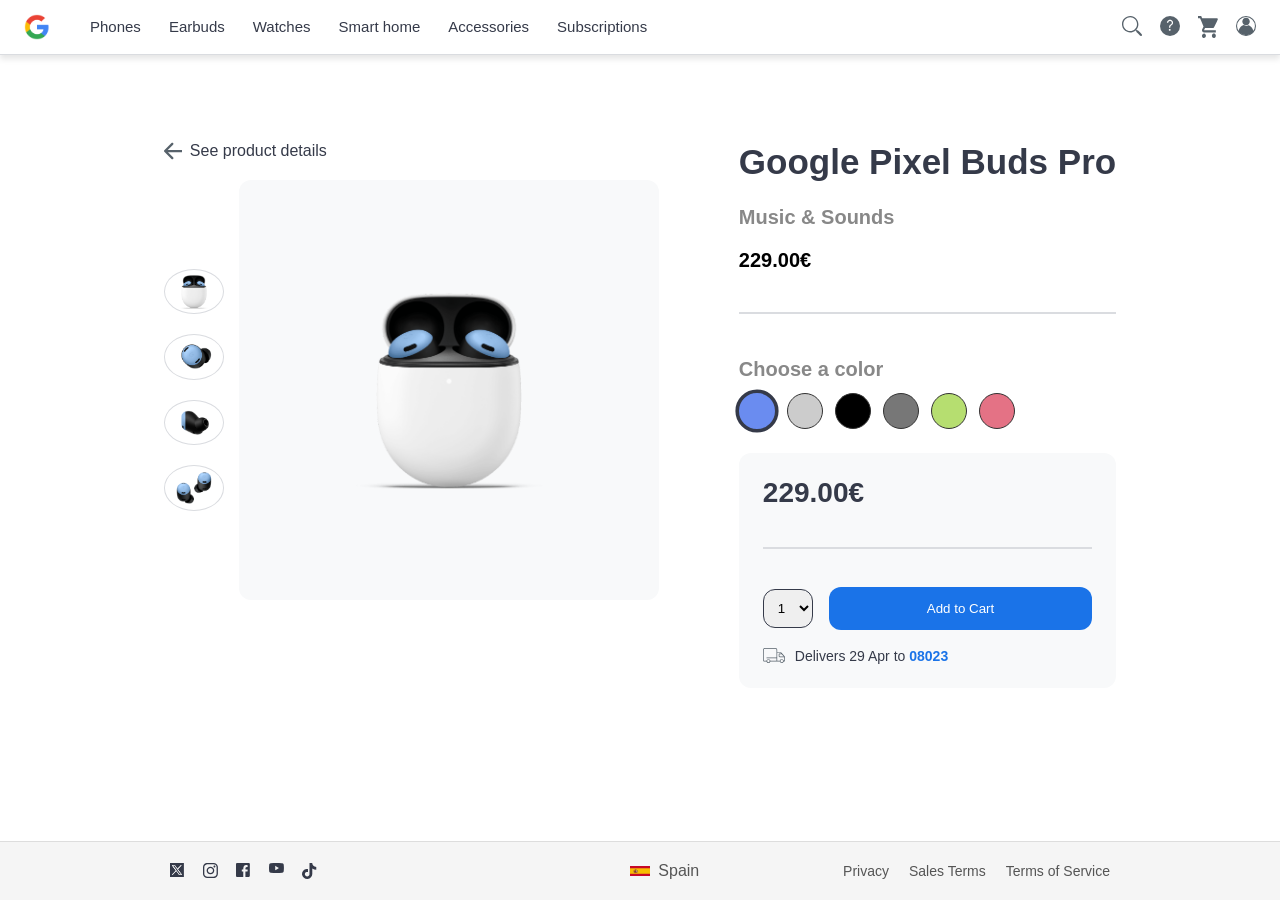
<file: index.html>
<!DOCTYPE html>
<html lang="en">

<head>
    <meta name="viewport" content="width=device-width, initial-scale=1.0">
    <meta charset="UTF-8">
    <title>Google Store</title>
    <link rel="stylesheet" href="styles/style.css">
</head>

<body>

    <header>
        <nav>

            <img src="assets/images/google-logo.png" alt="Google Store Logo">

            <ul class="menu">
                <li>
                    <a href="products.html" class="active">Phones</a>
                </li>
                <li>
                    <a href="products.html" class="active">Earbuds</a>
                </li>
                <li>
                    <a href="views/smartwatch.html" class="active">Watches</a>
                </li>
                <li>
                    <a href="products.html" class="active">Smart home</a>
                </li>
                <li>
                    <a href="products.html" class="active">Accessories</a>
                </li>
                <li>
                    <a href="products.html" class="active">Subscriptions</a>
                </li>
            </ul>


            <ul class="icons">
                <li>
                    <img src="assets/images/icons/Search.svg" alt="Search">
                </li>
                <li>
                    <img src="assets/images/icons/Help.svg" alt="Help">
                </li>
                <li>
                    <img src="assets/images/icons/Cart.svg" alt="Cart">
                </li>
                <li>
                    <img src="assets/images/icons/Avatar.svg" alt="Avatar">

                </li>
            </ul>
        </nav>
    </header>


    <main>
        <section class="gallery">

            <div class="arrow">
                <a href="#" class="back-link">
                    <img src="assets/images/icons/Arrow.svg" alt="Back">
                </a>
                <p>See product details</p>
            </div>

            <div class="product-gallery">

                <div class="thumbnails">
                    <img src="assets/images/earbuds/earbuds_01.png" data-image="assets/images/earbuds/earbuds_01.png"
                        alt="earbuds">
                    <img src="assets/images/earbuds/earbuds_02.png" data-image="assets/images/earbuds/earbuds_02.png"
                        alt="earbuds">
                    <img src="assets/images/earbuds/earbuds_03.png" data-image="assets/images/earbuds/earbuds_03.png"
                        alt="earbuds">
                    <img src="assets/images/earbuds/earbuds_04.png" data-image="assets/images/earbuds/earbuds_04.png"
                        alt="earbuds">
                </div>

                <div class="main-image">
                    <img id="main-product-image" src="assets/images/earbuds/earbuds_01.png" alt="Google"
                        class="con-borde">
                </div>

            </div>
        </section>


        <section class="product-info">

            <h1>Google Pixel Buds Pro</h1>
            <h2>Music & Sounds</h2>
            <p class="price">229.00€</p>


            <hr>

            <div class="colors">

                <h2>Choose a color</h2>

                <div class="color-list">

                    <label class="color-option">
                        <input type="radio" name="color" value="blue" checked>
                        <span class="color blue"></span>
                    </label>

                    <label class="color-option">
                        <input type="radio" name="color" value="gray">
                        <span class="color lightgray"></span>
                    </label>

                    <label class="color-option">
                        <input type="radio" name="color" value="black">
                        <span class="color black"></span>
                    </label>

                    <label class="color-option">
                        <input type="radio" name="color" value="gray">
                        <span class="color gray"></span>
                    </label>

                    <label class="color-option">
                        <input type="radio" name="color" value="green">
                        <span class="color green"></span>
                    </label>

                    <label class="color-option">
                        <input type="radio" name="color" value="pink">
                        <span class="color pink"></span>
                    </label>
                </div>

            </div>


            <div class="purchase">

                <p class="price-big">229.00€</p>

                <hr>

                <div class="purchase-controls">

                    <select class="quantity">
                        <option>1</option>
                        <option>2</option>
                        <option>3</option>
                        <option>4</option>
                    </select>

                    <button>Add to Cart</button>
                </div>


                <div class="delivery">
                    <img src="assets/images/icons/Delivery.svg" alt="Delivery">
                    <p>Delivers 29 Apr to <strong>08023</strong></p>
                </div>

            </div>
        </section>

    </main>


    <footer>
        <div class="footer-container">

            <ul class="social">
                <li>
                    <a href="#"><img src="assets/images/icons/SM-x.svg" alt="X"></a>
                </li>
                <li>
                    <a href="#"><img src="assets/images/icons/SM-instagram.svg" alt="instagram"></a>
                </li>
                <li>
                    <a href="#"><img src="assets/images/icons/SM-facebook.svg" alt="facebook"></a>
                </li>
                <li>
                    <a href="#"><img src="assets/images/icons/SM-youtube.svg" alt="youtube"></a>
                </li>
                <li>
                    <a href="#"><img src="assets/images/icons/SM-tiktok.svg" alt="tiktok"></a>
                </li>
            </ul>

            <div class="country">
                <img src="assets/images/icons/Spain.svg" alt="Spain">
                <p>Spain</p>
            </div>

            <div class="legal">
                <a href="#">Privacy</a>
                <a href="#">Sales Terms</a>
                <a href="#">Terms of Service</a>
            </div>
        </div>
    </footer>

    <script src="scripts/ui.js"></script>
    <script src="scripts/script.js"></script>
</body>

</html>
</file>
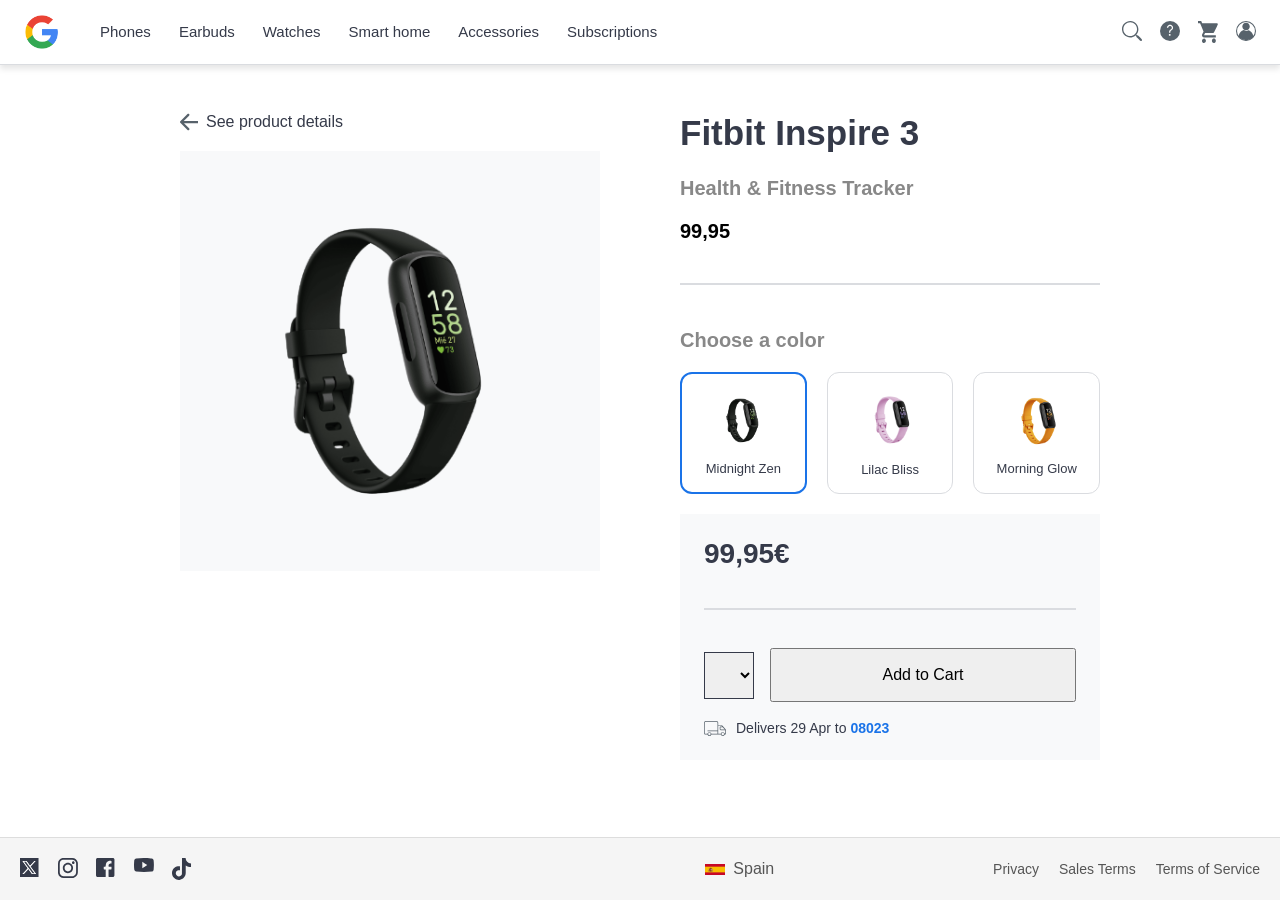
<file: smartwatch.html>
<!DOCTYPE html>
<html lang="en">

<head>
    <meta name="viewport" content="width=device-width, initial-scale=1.0">
    <meta charset="UTF-8">
    <title>Google Store</title>
    <link rel="stylesheet" href="./smartwatch.css">
</head>

<body>
        <header>
            <nav>
                
                <img src="./images/google-logo.png" alt="Google Store Logo">
                
                            <ul class="menu">
                                <li>
                                    <a href="./products.html" class="active">Phones</a>
                                </li>
                                <li>
                                    <a href="./index.html" class="active">Earbuds</a>
                                </li>
                                <li>
                                    <a href="./products.html" class="active">Watches</a>
                                </li>
                                <li>
                                    <a href="./products.html" class="active">Smart home</a>
                                </li>
                                <li>
                                    <a href="./products.html" class="active">Accessories</a>
                                </li>
                                <li>
                                    <a href="./products.html" class="active">Subscriptions</a>
                                </li>
                            </ul>
                        
                        
                            <ul class="icons">
                                <li>
                                    <img src="./images/icons/Search.svg" alt="Search">
                                </li>    
                                <li>
                                    <img src="./images/icons/Help.svg" alt="Help">
                                </li>    
                                <li>
                                    <img src="./images/icons/Cart.svg" alt="Cart">
                                </li>    
                                <li>
                                    <img src="./images/icons/Avatar.svg" alt="Avatar">

                                </li>    
                            </ul>
            </nav>
        </header>


    <main>
        <section class="gallery">

            <div class="arrow">
                <a href="./index.html" class="back-link">
                    <img src="./images/icons/Arrow.svg" alt="Back">
                </a>
                <p>See product details</p>
            </div>

            <!-- <div class="product-gallery"> 

                <div class="thumbnails">
                    <img src="./images/smartwatch/smartwatch_black.png" alt="smartwatch">
                    <img src="./images/smartwatch/smartwatch_pink.png" alt="smartwatch">
                    <img src="./images/smartwatch/smartwatch_yellow.png" alt="smartwatch">
                </div> -->

                <div class="main-image">
                    <img src="./images/smartwatch/smartwatch_black.png" class="con-borde">
                </div>

        </section>


        <section class="product-info">
        
                <h1>Fitbit Inspire 3</h1>
                <h2>Health & Fitness Tracker</h2>
                <p class="price">99,95</p>
           

            <hr>

            <div class="colors">

                <h2>Choose a color</h2>

                <div class="color-list">

                <label class="color-card">
                    <input type="radio" name="color" checked>
                    <img src="./images/smartwatch/smartwatch_black.png">
                    <span>Midnight Zen</span>
                </label>

                <label class="color-card">
                    <input type="radio" name="color">
                    <img src="./images/smartwatch/smartwatch_pink.png">
                    <span>Lilac Bliss</span>
                </label>

                <label class="color-card">
                    <input type="radio" name="color">
                    <img src="./images/smartwatch/smartwatch_yellow.png">
                    <span>Morning Glow</span>
                </label>

            </div>
        </div>
             
            
            <div class="purchase">

            <p class="price-big">99,95€</p>

            <hr>

            <div class="purchase-controls">

                <select class="quantity">
                    <option>1</option>
                    <option>2</option>
                    <option>3</option>
                </select>

                <button>Add to Cart</button>
            </div>

          
   <div class="delivery">
          <img src="./images/icons/Delivery.svg">
          <p>Delivers 29 Apr to <strong>08023</strong></p>
   </div>  

  </div>
</section>

</main>


    <footer>
        <div class="footer-container">

            <ul class="social">
                <li>
                    <a href="#"><img src="./images/icons/SM-x.svg" alt="X"></a>
                </li>
                <li>
                    <a href="#"><img src="./images/icons/SM-instagram.svg" alt="instagram"></a>
                </li>
                <li>
                    <a href="#"><img src="./images/icons/SM-facebook.svg" alt="facebook"></a>
                </li>
                <li>
                    <a href="#"><img src="./images/icons/SM-youtube.svg" alt="youtube"></a>
                </li>
                <li>
                    <a href="#"><img src="./images/icons/SM-tiktok.svg" alt="tiktok"></a>
                </li>
            </ul>

            <div class="country">
                <img src="./images/icons/Spain.svg" alt="Spain">
                <p>Spain</p>
            </div>

            <div class="legal">
                <a href="#">Privacy</a>
                <a href="#">Sales Terms</a>
                <a href="#">Terms of Service</a>
            </div>
        </div>
    </footer>


</body>

</html>
</file>
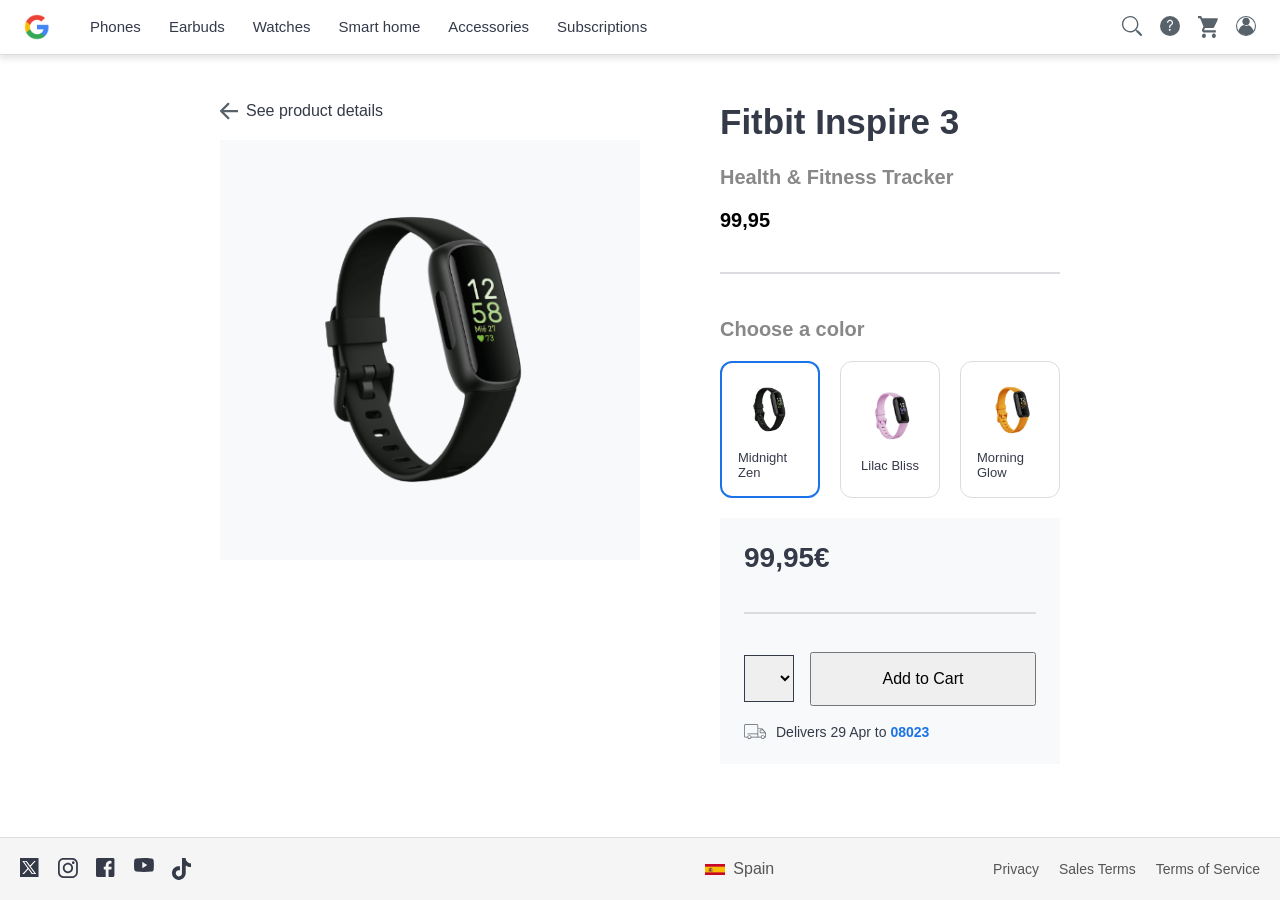
<file: views/smartwatch.html>
<!DOCTYPE html>
<html lang="en">

<head>
    <meta name="viewport" content="width=device-width, initial-scale=1.0">
    <meta charset="UTF-8">
    <title>Google Store</title>
    <link rel="stylesheet" href="../styles/smartwatch.css">
</head>

<body>
        <header>
            <nav>
                
                <img src="../assets/images/google-logo.png" alt="Google Store Logo">
                
                            <ul class="menu">
                                <li>
                                    <a href="./products.html" class="active">Phones</a>
                                </li>
                                <li>
                                    <a href="../index.html" class="active">Earbuds</a>
                                </li>
                                <li>
                                    <a href="./products.html" class="active">Watches</a>
                                </li>
                                <li>
                                    <a href="./products.html" class="active">Smart home</a>
                                </li>
                                <li>
                                    <a href="./products.html" class="active">Accessories</a>
                                </li>
                                <li>
                                    <a href="./products.html" class="active">Subscriptions</a>
                                </li>
                            </ul>
                        
                        
                            <ul class="icons">
                                <li>
                                    <img src="../assets/images/icons/Search.svg" alt="Search">
                                </li>    
                                <li>
                                    <img src="../assets/images/icons/Help.svg" alt="Help">
                                </li>    
                                <li>
                                    <img src="../assets/images/icons/Cart.svg" alt="Cart">
                                </li>    
                                <li>
                                    <img src="../assets/images/icons/Avatar.svg" alt="Avatar">

                                </li>    
                            </ul>
            </nav>
        </header>


    <main>
        <section class="gallery">

            <div class="arrow">
                <a href="../index.html" class="back-link">
                    <img src="../assets/images/icons/Arrow.svg" alt="Back">
                </a>
                <p>See product details</p>
            </div>


                <div class="main-image">
                    <img src="../assets/images/smartwatch/smartwatch_black.png" class="con-borde">
                </div>

        </section>


        <section class="product-info">
        
                <h1>Fitbit Inspire 3</h1>
                <h2>Health & Fitness Tracker</h2>
                <p class="price">99,95</p>
           

            <hr>

            <div class="colors">

                <h2>Choose a color</h2>

                <div class="color-list">

                <label class="color-card">
                    <input type="radio" name="color" checked>
                    <img src="../assets/images/smartwatch/smartwatch_black.png">
                    <span>Midnight Zen</span>
                </label>

                <label class="color-card">
                    <input type="radio" name="color">
                    <img src="../assets/images/smartwatch/smartwatch_pink.png">
                    <span>Lilac Bliss</span>
                </label>

                <label class="color-card">
                    <input type="radio" name="color">
                    <img src="../assets/images/smartwatch/smartwatch_yellow.png">
                    <span>Morning Glow</span>
                </label>

            </div>
        </div>
             
            
            <div class="purchase">

            <p class="price-big">99,95€</p>

            <hr>

            <div class="purchase-controls">

                <select class="quantity">
                    <option>1</option>
                    <option>2</option>
                    <option>3</option>
                </select>

                <button>Add to Cart</button>
            </div>

          
   <div class="delivery">
          <img src="../assets/images/icons/Delivery.svg">
          <p>Delivers 29 Apr to <strong>08023</strong></p>
   </div>  

  </div>
</section>

</main>


    <footer>
        <div class="footer-container">

            <ul class="social">
                <li>
                    <a href="#"><img src="../assets/images/icons/SM-x.svg" alt="X"></a>
                </li>
                <li>
                    <a href="#"><img src="../assets/images/icons/SM-instagram.svg" alt="instagram"></a>
                </li>
                <li>
                    <a href="#"><img src="../assets/images/icons/SM-facebook.svg" alt="facebook"></a>
                </li>
                <li>
                    <a href="#"><img src="../assets/images/icons/SM-youtube.svg" alt="youtube"></a>
                </li>
                <li>
                    <a href="#"><img src="../assets/images/icons/SM-tiktok.svg" alt="tiktok"></a>
                </li>
            </ul>

            <div class="country">
                <img src="../assets/images/icons/Spain.svg" alt="Spain">
                <p>Spain</p>
            </div>

            <div class="legal">
                <a href="#">Privacy</a>
                <a href="#">Sales Terms</a>
                <a href="#">Terms of Service</a>
            </div>
        </div>
    </footer>
<script src="../scripts/script.js"></script>

</body>

</html>
</file>
<file: styles/style.css>
/*RESET*/

 *{
  margin:0;
  padding:0;
  box-sizing:border-box;
}


:root{
--white:#FFFFFF;
--gray-light:#F8F9FA;/*gris claro*/
--text-dark:#353A49;
--primary:#1A73E8;/*azul claro*/

--border-radius:12px;

--font-main:'Inter', sans-serif;

--border-color:#dadce0;
--footer-bg:#f5f5f5;
}

body{
  font-family: var(--font-main);
  display: flex;
  flex-direction: column;
  min-height: 100vh;
}

img{
    max-width: 100%;
    display: block;
}

 
header{
    border-bottom: 1px solid var(--border-color);
    box-shadow: 0 4px 6px rgba(0, 0, 0, 0.1);
}


nav{
    display: flex;
    align-items: center;
    justify-content: space-between;
    padding: 12px 20px;
}

nav img{
    width: 26px;
}


.menu {
    display: none;
    list-style: none;
} 

.menu a{
    text-decoration: none;
    color: var(--text-dark);
    font-size: 15px;
    transition: color 0.2s ease;
}

.menu a:hover{
    color: var(--primary);
}

.icons{
    display: flex;
    list-style: none;
    gap: 18px;
}

.icons img{
    width: 20px;
}

main{
    display: flex;
    flex-direction: column;
    gap: 30px;
    padding: 20px;
}

.arrow{
    display: flex;
    align-items: center;
    gap: 8px;
    margin-bottom: 20px;
}

.arrow img{
    width: 18px;
}

.arrow p{
    color: var(--text-dark);
}

.product-gallery{
    display: flex;
    gap: 15px;
    
}

.thumbnails{
    display: none;
}
  
.thumbnails img{
    width: 60px;
    border-radius: 50%;
    border: 1px solid var(--text-dark);
}

.thumbnails img:hover{
    border-color: var(--text-dark);
    cusor: pointer;
}

.thumbnails img.active{
    border: 2px solid var(--primary);
    border-radius: 50%;
}


.main-image{
  background-color: var(--gray-light);
  border-radius: var(--border-radius);
  height: 280px;

  display: flex;
  justify-content: center;
  align-items: center;
}

.main-image img {
 width: 80%;
 height: 280px;
  object-fit: contain;
}


/*PRODUCT INFO*/
 
 .product-info{
    display: flex;
    flex-direction: column;
    gap: 20px;
 }

.product-info h1{
    font-size: 35px;
    font-weight: bold;
    color: var(--text-dark);
}

 .product-info h2{
    color: #888;
    font-size:20px;
    margin-top: 4px;
 }
 
.price{
    font-size: 20px;
    font-weight: 600; 
} 

 

hr {
    border: none;
    border-top: solid 2px var(--border-color);
    margin: 20px 0;
}


.color-list{
    display: flex;
    gap: 12px;
    margin-top: 12px;
}


.color{
    display: inline-block;
    width: 36px;
    height: 36px;
    border-radius: 50%;
    border: 1px solid #333;
    cursor: pointer;
    transition: transform 0.2 ease, border 0.2s ease;
}

.blue{background:#6a8cf0;}
.lightgray{background:#ccc;}
.black{background:#000;}
.gray{background:#777;}
.green{background:#b6de70;}
.pink{background:#e47285;}

.color-option input{
    display: none;
}

.color-option input:checked + .color{
    border: 3px solid var(--text-dark);
    transform: scale(1.2);
}


.purchase{
    background: var(--gray-light);
    padding:24px;
    border-radius:var(--border-radius);
    display:flex;
    flex-direction:column;
    gap:18px;
}

.purchase-controls{
    display: flex;
    flex-direction: column;
    gap: 16px;
}

.price-big{
color: var(--text-dark);
font-size:28px;
font-weight:600;
}

.quantity{
    width: 100%;
    padding: 10px;
    border-radius: var(--border-radius);
    border: 1px solid var(--text-dark); 
}


button{
    background:var(--primary);
    color: white;

    border: none;
    padding: 14px;
    border-radius: var(--border-radius);
    cursor: pointer;
}


.delivery{
    display: flex;
    gap: 10px;
    align-items: center;
    font-size: 14px;
}

.delivery img{
    width: 22px;
}

.delivery p{
    color: var(--text-dark);
}

 
strong{
    color:var(--primary);
}     


footer{  
  margin-top:auto;
  border-top:1px solid #ddd;
  background:var(--footer-bg);
  padding: 20px;
}
.footer-container{
  display: flex;
  flex-direction: column;
  align-items: center;
  gap: 20px;

  margin-left: 150px;
}


.social{
  display:flex;
  list-style:none;
  gap:18px;
}

.social img{
  width: 15px;
}

.country{
  display: flex;
  align-items: center;
  gap: 8px;
  color: #555;
 
}
.country img{
  width: 20px;
}

.legal{
  display: flex;
  flex-direction: column;
  gap: 8px;
  margin-right: 150px;
}
.legal a{
  text-decoration:none;
  color:#555;
  font-size: 14px;
 
}
.legal a:hover{
  text-decoration: underline;
}




@media (min-width:768px){


nav{
    padding: 14px 24px;
}

.menu{
    display: flex;
    gap: 28px;
    margin-left: 40px;
}

.icons{
    margin-left: auto;
}

main{
max-width:1100px;
margin:auto;
}

.product-gallery{
    align-items: center;
}

.thumbnails{
display:flex;
flex-direction: column;
gap: 20px;
}

.thumbnails img{
    width: 60px;
    border-radius: 50%;
    border: 1px solid var(--border-color);
}

.main-image{
width:420px;
height:420px;
}

}


@media (min-width:1024px){


main{
flex-direction:row;
gap:80px;
align-items: flex-start;
}

.product-info{
max-width:420px;
}

.purchase .quantity{
    width: 50px;
}

.purchase-controls{
    flex-direction: row;
    align-items: center;  
}

.quantity{
    width: 90px;
}

button{
    flex: 1;
}


.footer-container{
    flex-direction: row;
    align-items: center;
 }

.social{
    flex: 1;
}

.country{
    flex: 1;
    justify-content: center;
}

.legal{
    flex-direction: row;
    gap: 20px;
}
}
</file>
<file: smartwatch.css>
*{
  margin:0;
  padding:0;
  box-sizing:border-box;
}

:root{
--white:#FFFFFF;
--gray-light:#F8F9FA;
--text-dark:#353A49;
--primary:#1A73E8;/

--border-radius:12px;

--font-main:'Inter', sans-serif;

--border-color:#dadce0;
--footer-bg:#f5f5f5;
}

body{
  font-family: var(--font-main);
  display: flex;
  flex-direction: column;
  min-height: 100vh;
}


img{
    max-width: 100%;
    display: block;
}

header{
    border-bottom: 1px solid var(--border-color);
    box-shadow: 0 4px 6px rgba(0, 0, 0, 0.1);
}

nav{
    display: flex;
    align-items: center;
    justify-content: space-between;
    padding: 12px 20px;
}

nav img{
    width: 36px;
}

.menu {
    display: none;
    list-style: none;
} 

.menu a{
    text-decoration: none;
    color: var(--text-dark);
    font-size: 15px;
    transition: color 0.2s ease;
}

.menu a:hover{
    color: var(--primary);
}

.icons{
    display: flex;
    list-style: none;
    gap: 18px;
}

.icons img{
    width: 20px;
}

main{
    display: flex;
    flex-direction: column;
    gap: 30px;
    padding: 20px;
}


.arrow{
    display: flex;
    align-items: center;
    gap: 8px;
    margin-bottom: 20px;
}

.arrow img{
    width: 18px;
}

.arrow p{
    color: var(--text-dark);
}

.main-image{
  background-color: var(--gray-light);
  border-radius: var(--border-radius);
  height: 280px;

  display: flex;
  justify-content: center;
  align-items: center;
}

.main-image img {
 width: 80%;
 height: auto;
  object-fit: contain;
}

 .product-info{
    display: flex;
    flex-direction: column;
    gap: 20px;
 }

.product-info h1{
    font-size: 35px;
    font-weight: bold;
    color: var(--text-dark);/*gris oscuro*/
}

 .product-info h2{
    color: #888;
    font-size:20px;
    margin-top: 4px;
 }
 
.price{
    font-size: 20px;
    font-weight: 600; 
} 

 
hr {
    border: none;
    border-top: solid 2px var(--border-color);
    margin: 20px 0;
}


.color-list{
    display: flex;
    gap: 20px;
    margin-top:20px;
}

.color-card{
  border:1px solid var(--border-color);
  border-radius:12px;
  padding:16px;
  width:130px;

  display:flex;
  flex-direction:column;
  align-items:center;
  justify-content:center;
  gap:10px;

  cursor:pointer;
  background:white;
  position: relative;
}

.color-card input{
    position: absolute;
    opacity: 0;
    pointer-events: none;
}

.color-card img{
  width:55px;
  height: auto;
}

.color-card span{
  font-size:13px;
  color:var(--text-dark);
}

.color-card:has(input:checked){
  border:2px solid var(--primary);
}


.purchase{
    background: var(--gray-light);
    padding:24px;
    border-radius:var(--border-radius);
    display:flex;
    flex-direction:column;
    gap:18px;
}

.purchase-controls{
    display: flex;
    flex-direction: column;
    gap: 16px;
}

.price-big{
color: var(--text-dark);
font-size:28px;
font-weight:600;
}

.quantity{
    width: 100%;
    padding: 14px;
    border-radius: var(--border-radius);
    border: 1px solid var(--text-dark); 
}


button{
    width:100%;
    padding:16px;
    font-size:16px;
}

.delivery{
    display: flex;
    gap: 10px;
    align-items: center;
    font-size: 14px;
}

.delivery img{
    width: 22px;
}

.delivery p{
    color: var(--text-dark);
}

 
strong{
    color:var(--primary);
}     


footer{  
  margin-top:auto;
  border-top:1px solid #ddd;
  background:var(--footer-bg);
  padding: 20px;
}
.footer-container{
  display: flex;
  flex-direction: column;
  align-items: center;
  gap: 20px;
}

.social{
  display:flex;
  list-style:none;
  gap:18px;
}

.social img{
  width: 20px;
}

.country{
  display: flex;
  align-items: center;
  gap: 8px;
  color: #555;
 
}
.country img{
  width: 20px;
}

.legal{
  display: flex;
  flex-direction: column;
  gap: 8px;
}

.legal a{
  text-decoration:none;
  color:#555;
  font-size: 14px;
 
}
.legal a:hover{
  text-decoration: underline;
}



@media (min-width:768px){



nav{
    padding: 14px 24px;
}

.menu{
    display: flex;
    gap: 28px;
    margin-left: 40px;
}

.icons{
    margin-left: auto;
}

main{
max-width:1100px;
margin:auto;
}

.main-image{
width:420px;
height:420px;
}

.purchase-controls{
    flex-direction: row;
}

.quantity{
    width: 100px;
}

button{
    width: auto;
    flex: 1;
}

}



@media (min-width:1024px){

main{
flex-direction:row;
gap:80px;
align-items: flex-start;
}

.product-info{
max-width:420px;
}

.purchase .quantity{
    width: 50px;
}

.purchase-controls{
    flex-direction: row;
    align-items: center;  
}

.quantity{
    width: 90px;
}

button{
    flex: 1;
}


.footer-container{
    flex-direction: row;
    align-items: center;
 }

.social{
    flex: 1;
}

.country{
    flex: 1;
    justify-content: center;
}

.legal{
    flex-direction: row;
    gap: 20px;
}
}
</file>
<file: styles/smartwatch.css>
*{
  margin:0;
  padding:0;
  box-sizing:border-box;
}

:root{
--white:#FFFFFF;
--gray-light:#F8F9FA;
--text-dark:#353A49;
--primary:#1A73E8;/

--border-radius:12px;

--font-main:'Inter', sans-serif;

--border-color:#dadce0;
--footer-bg:#f5f5f5;
}

body{
  font-family: var(--font-main);
  display: flex;
  flex-direction: column;
  min-height: 100vh;
}


img{
    max-width: 100%;
    display: block;
}

header{
    border-bottom: 1px solid var(--border-color);
    box-shadow: 0 4px 6px rgba(0, 0, 0, 0.1);
}

nav{
    display: flex;
    align-items: center;
    justify-content: space-between;
    padding: 12px 20px;
}

nav img{
    width: 26px;
}

.menu {
    display: none;
    list-style: none;
} 

.menu a{
    text-decoration: none;
    color: var(--text-dark);
    font-size: 15px;
    transition: color 0.2s ease;
}

.menu a:hover{
    color: var(--primary);
}

.icons{
    display: flex;
    list-style: none;
    gap: 18px;
}

.icons img{
    width: 20px;
}

main{
    display: flex;
    flex-direction: column;
    gap: 30px;
    padding: 20px;
}


.arrow{
    display: flex;
    align-items: center;
    gap: 8px;
    margin-bottom: 20px;
}

.arrow img{
    width: 18px;
}

.arrow p{
    color: var(--text-dark);
}

.main-image{
  background-color: var(--gray-light);
  border-radius: var(--border-radius);
  height: 280px;

  display: flex;
  justify-content: center;
  align-items: center;
}

.main-image img {
 width: 80%;
 height: auto;
  object-fit: contain;
}

 .product-info{
    display: flex;
    flex-direction: column;
    gap: 20px;
 }

.product-info h1{
    font-size: 35px;
    font-weight: bold;
    color: var(--text-dark);/*gris oscuro*/
}

 .product-info h2{
    color: #888;
    font-size:20px;
    margin-top: 4px;
 }
 
.price{
    font-size: 20px;
    font-weight: 600; 
} 

 
hr {
    border: none;
    border-top: solid 2px var(--border-color);
    margin: 20px 0;
}


.color-list{
    display: flex;
    gap: 20px;
    margin-top:20px;
}

.color-card{
  border:1px solid var(--border-color);
  border-radius:12px;
  padding:16px;
  width:100px;

  display:flex;
  flex-direction:column;
  align-items:center;
  justify-content:center;
  gap:10px;

  cursor:pointer;
  background:white;
  position: relative;
}

.color-card input{
    position: absolute;
    opacity: 0;
    pointer-events: none;
}

.color-card img{
  width:55px;
  height: auto;
}

.color-card span{
  font-size:13px;
  color:var(--text-dark);
}

.color-card:has(input:checked){
  border:2px solid var(--primary);
}


.purchase{
    background: var(--gray-light);
    padding:24px;
    border-radius:var(--border-radius);
    display:flex;
    flex-direction:column;
    gap:18px;
}

.purchase-controls{
    display: flex;
    flex-direction: column;
    gap: 16px;
}

.price-big{
color: var(--text-dark);
font-size:28px;
font-weight:600;
}

.quantity{
    width: 100%;
    padding: 14px;
    border-radius: var(--border-radius);
    border: 1px solid var(--text-dark); 
}


button{
    width:100%;
    padding:16px;
    font-size:16px;
}

.delivery{
    display: flex;
    gap: 10px;
    align-items: center;
    font-size: 14px;
}

.delivery img{
    width: 22px;
}

.delivery p{
    color: var(--text-dark);
}

 
strong{
    color:var(--primary);
}     


footer{  
  margin-top:auto;
  border-top:1px solid #ddd;
  background:var(--footer-bg);
  padding: 20px;
}
.footer-container{
  display: flex;
  flex-direction: column;
  align-items: center;
  gap: 20px;
}

.social{
  display:flex;
  list-style:none;
  gap:18px;
}

.social img{
  width: 20px;
}

.country{
  display: flex;
  align-items: center;
  gap: 8px;
  color: #555;
 
}
.country img{
  width: 20px;
}

.legal{
  display: flex;
  flex-direction: column;
  gap: 8px;
}

.legal a{
  text-decoration:none;
  color:#555;
  font-size: 14px;
 
}
.legal a:hover{
  text-decoration: underline;
}



@media (min-width:768px){



nav{
    padding: 14px 24px;
}

.menu{
    display: flex;
    gap: 28px;
    margin-left: 40px;
}

.icons{
    margin-left: auto;
}

main{
max-width:1100px;
margin:auto;
}

.main-image{
width:420px;
height:420px;
}

.purchase-controls{
    flex-direction: row;
}

.quantity{
    width: 100px;
}

button{
    width: auto;
    flex: 1;
}

}



@media (min-width:1024px){

main{
flex-direction:row;
gap:80px;
align-items: flex-start;
}

.product-info{
max-width:420px;
}

.purchase .quantity{
    width: 50px;
}

.purchase-controls{
    flex-direction: row;
    align-items: center;  
}

.quantity{
    width: 90px;
}

button{
    flex: 1;
}


.footer-container{
    flex-direction: row;
    align-items: center;
 }

.social{
    flex: 1;
}

.country{
    flex: 1;
    justify-content: center;
}

.legal{
    flex-direction: row;
    gap: 20px;
}
}
</file>
